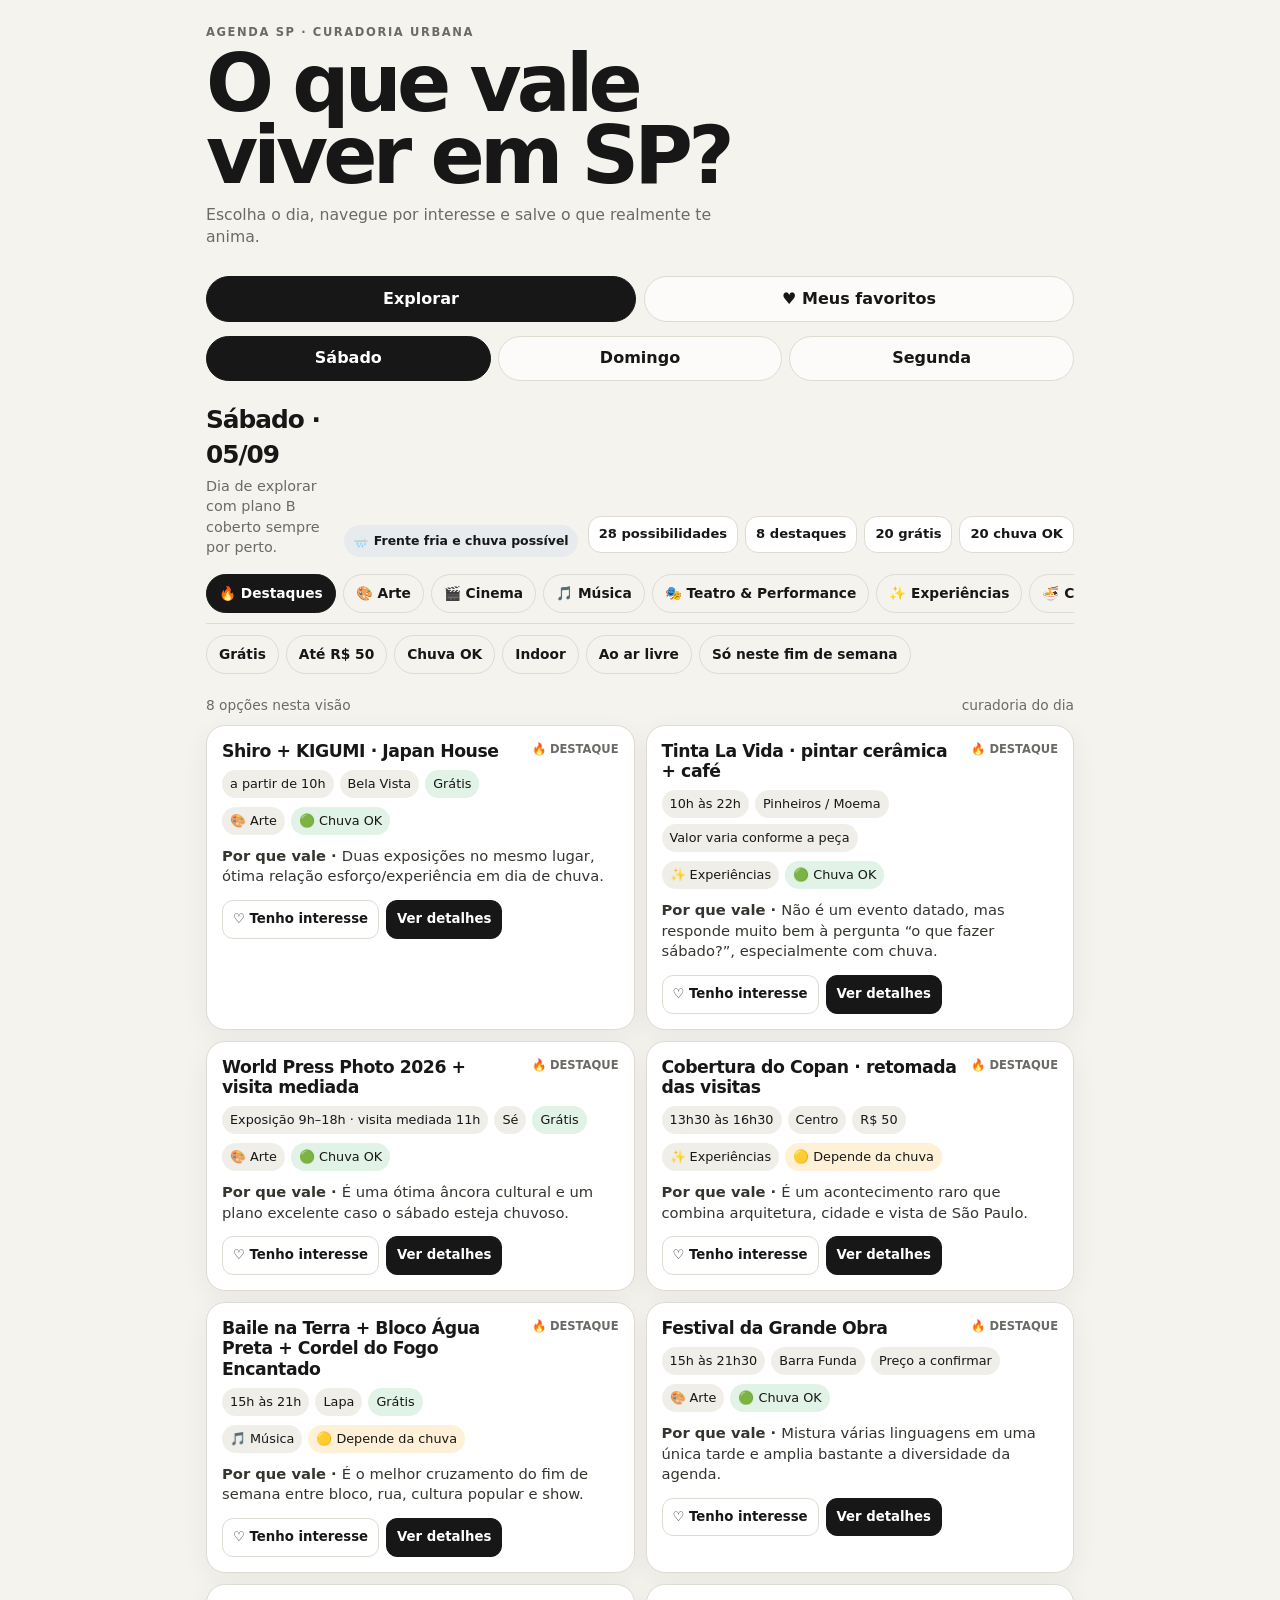
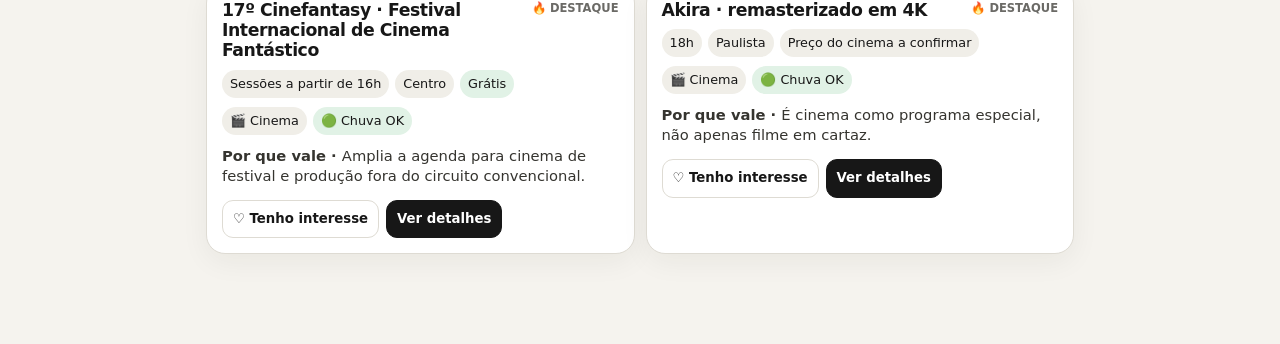
<file: index.html>
<!doctype html><html lang="pt-BR"><head><meta charset="utf-8"><meta name="viewport" content="width=device-width,initial-scale=1,viewport-fit=cover"><meta name="theme-color" content="#f5f3ee"><title>Agenda SP · 5 a 7 de setembro</title><link rel="stylesheet" href="style.css?v=20260904-4"></head><body><main class="shell"><header><div class="eyebrow">Agenda SP · curadoria urbana</div><h1>O que vale<br>viver em SP?</h1><p class="tagline">Escolha o dia, navegue por interesse e salve o que realmente te anima.</p></header><div class="mode"><button id="exploreMode" class="active">Explorar</button><button id="favMode">♥ Meus favoritos <span id="favCount"></span></button></div><section id="explore"><div class="sticky"><div class="days"><button class="daytab active" data-day="saturday">Sábado</button><button class="daytab" data-day="sunday">Domingo</button><button class="daytab" data-day="monday">Segunda</button></div></div><div id="summary"></div><div id="categories" class="rail"></div><div class="filterbar"><div id="filters" class="rail"></div></div><div class="resultline"><span id="resultText"></span><span id="activeHint"></span></div><div id="cards" class="cards"></div><button id="more" class="more hidden">Ver mais opções</button></section><section id="favorites" class="hidden"><div id="favContent"></div></section></main><script src="app.js?v=20260904-4"></script></body></html>
</file>
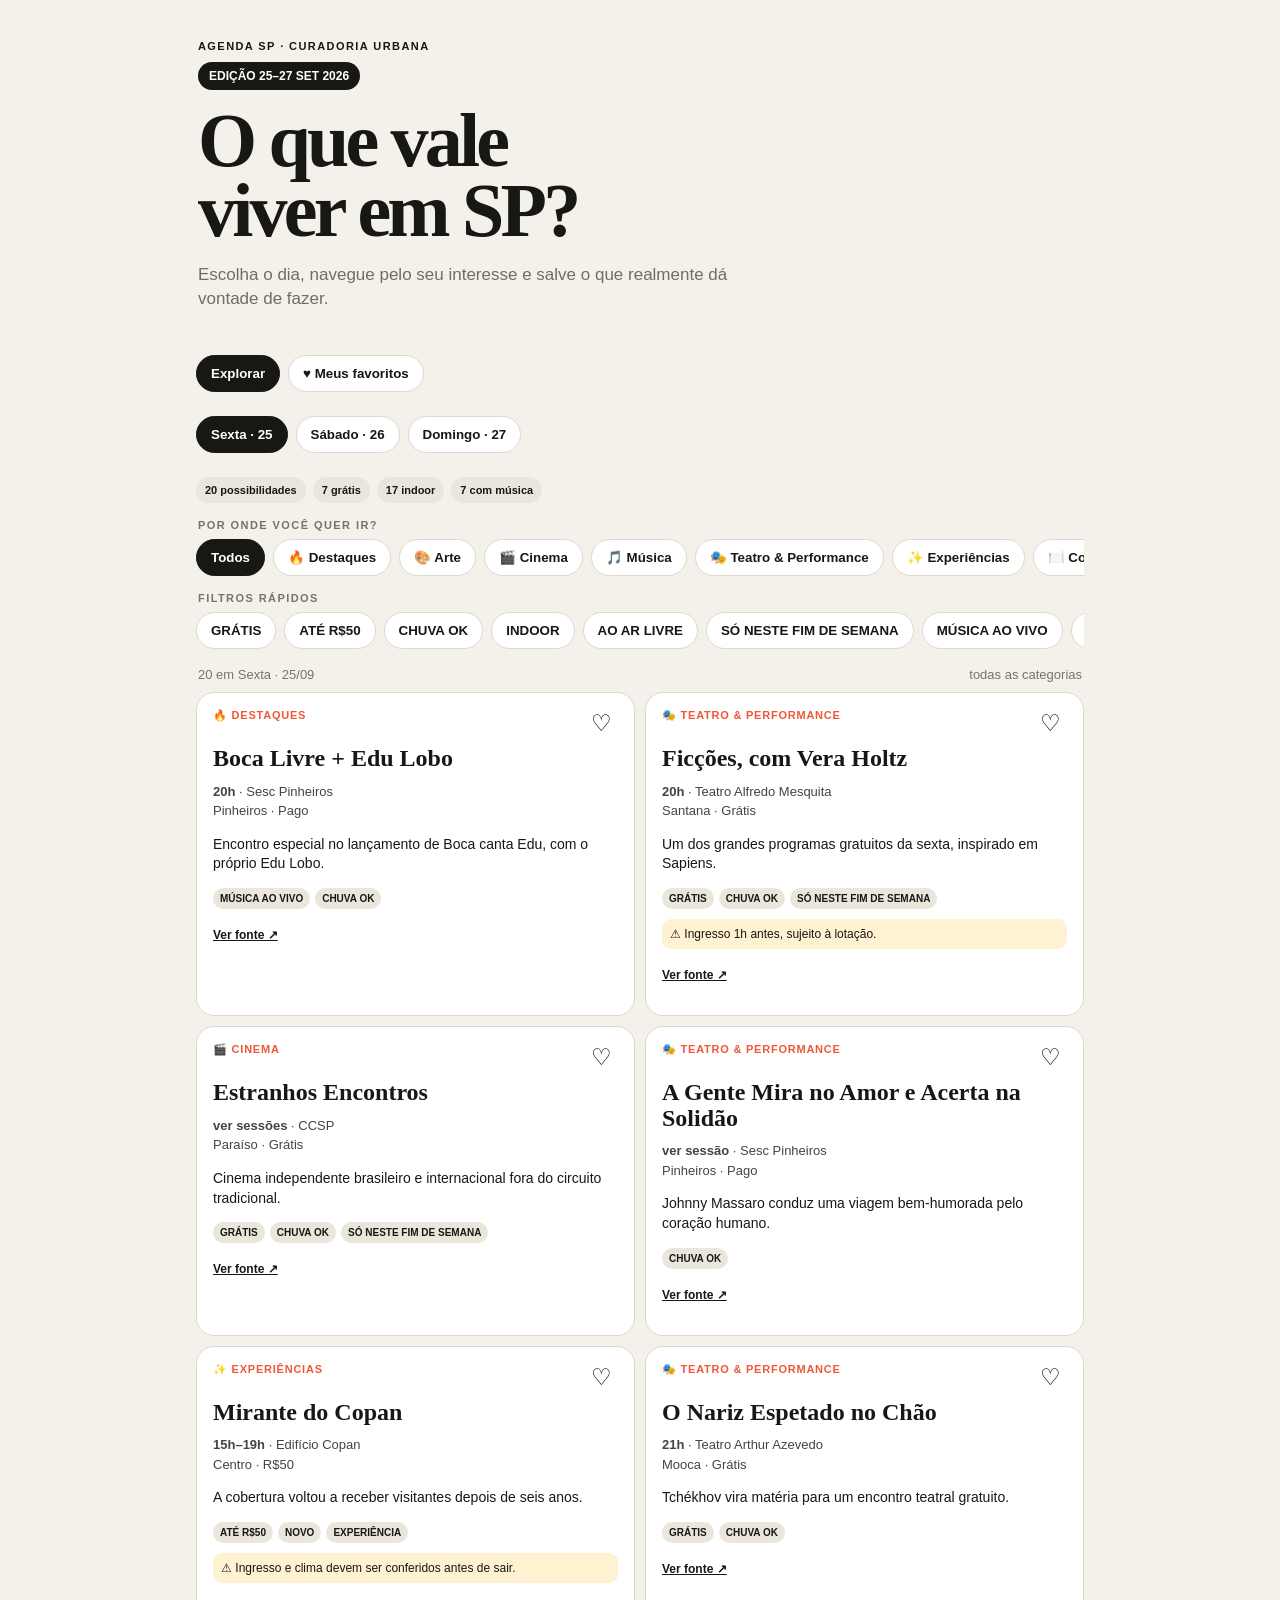
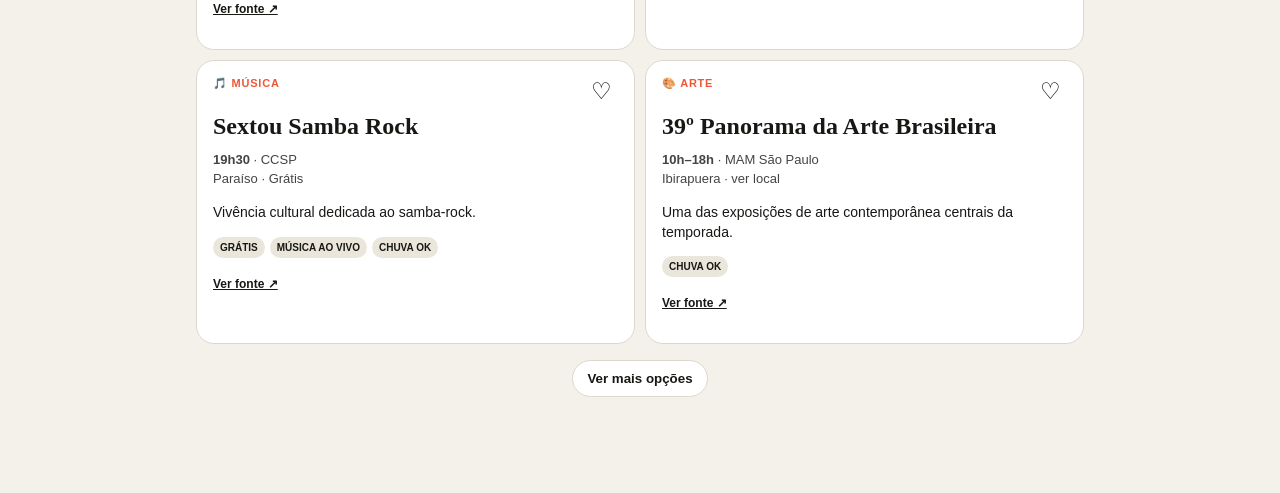
<file: 25-27-set-2026/index.html>
<!doctype html><html lang="pt-BR"><head><meta charset="utf-8"><meta name="viewport" content="width=device-width,initial-scale=1"><meta name="theme-color" content="#f4f1ea"><title>Agenda SP · 25–27 set 2026</title><style>
*{box-sizing:border-box}body{margin:0;background:#f4f1ea;color:#171714;font-family:-apple-system,BlinkMacSystemFont,"Segoe UI",sans-serif}.shell{max-width:920px;margin:auto;padding:24px 16px 80px}header{padding:16px 2px}.eyebrow,.label{font-size:11px;text-transform:uppercase;letter-spacing:.13em;font-weight:850}.edition{display:inline-block;margin-top:10px;background:#171714;color:#fff;border-radius:99px;padding:7px 11px;font-size:12px;font-weight:800}h1{font:700 clamp(44px,11vw,76px)/.92 Georgia,serif;letter-spacing:-.05em;margin:16px 0 12px}.tag{max-width:590px;color:#6f6d66;font-size:17px;line-height:1.45}.row{display:flex;gap:8px;overflow:auto;scrollbar-width:none}.mode{margin:10px 0 14px}.sticky{position:sticky;top:0;z-index:5;background:rgba(244,241,234,.95);backdrop-filter:blur(12px);padding:10px 0}.row button,.more{border:1px solid #dcd8ce;background:#fff;color:#171714;border-radius:99px;padding:10px 14px;font-weight:750;white-space:nowrap}.row button.active{background:#171714;color:#fff;border-color:#171714}.summary{display:flex;gap:7px;flex-wrap:wrap;margin:14px 0}.stat,.badge{background:#eae6dc;border-radius:99px;padding:7px 9px;font-size:11px;font-weight:800}.label{color:#77736a;margin:16px 2px 8px}.result{display:flex;justify-content:space-between;color:#77736a;font-size:13px;margin:18px 2px 10px}.cards{display:grid;grid-template-columns:1fr;gap:10px}.card{background:#fff;border:1px solid #dcd8ce;border-radius:18px;padding:16px}.top{display:flex;justify-content:space-between;gap:10px}.cat{font-size:11px;font-weight:900;text-transform:uppercase;letter-spacing:.07em;color:#ef5737}.fav{border:0;background:none;font-size:23px}.card h3{font:700 24px/1.06 Georgia,serif;margin:8px 0 10px}.meta{font-size:13px;line-height:1.5;color:#444}.why{font-size:14px;line-height:1.42}.badges{display:flex;flex-wrap:wrap;gap:5px;margin:10px 0}.badge{padding:5px 7px;font-size:10px}.alert{font-size:12px;background:#fff2d3;border-radius:9px;padding:8px;margin-top:9px}.card a{font-size:12px;font-weight:850;color:#171714}.more{display:block;margin:16px auto}.hidden{display:none!important}.favday{font:700 30px Georgia,serif;margin:28px 0 10px}.empty{padding:28px 4px;color:#77736a}@media(min-width:720px){.cards{grid-template-columns:1fr 1fr}}
</style></head><body><main class="shell"><header><div class="eyebrow">Agenda SP · curadoria urbana</div><div class="edition">EDIÇÃO 25–27 SET 2026</div><h1>O que vale<br>viver em SP?</h1><p class="tag">Escolha o dia, navegue pelo seu interesse e salve o que realmente dá vontade de fazer.</p></header><div class="row mode"><button id="exploreMode" class="active">Explorar</button><button id="favMode">♥ Meus favoritos <span id="favCount"></span></button></div><section id="explore"><div class="sticky"><div class="row days"><button data-day="fri" class="active">Sexta · 25</button><button data-day="sat">Sábado · 26</button><button data-day="sun">Domingo · 27</button></div></div><div id="summary" class="summary"></div><div class="label">Por onde você quer ir?</div><div id="cats" class="row"></div><div class="label">Filtros rápidos</div><div id="filters" class="row"></div><div class="result"><span id="result"></span><span id="hint"></span></div><div id="cards" class="cards"></div><button id="more" class="more hidden">Ver mais opções</button></section><section id="favorites" class="hidden"><div id="favContent"></div></section></main>
<script>
var events=[
{id:"f1",d:"fri",c:"highlights",t:"Boca Livre + Edu Lobo",p:"Sesc Pinheiros",h:"Pinheiros",tm:"20h",pr:"Pago",env:"indoor",w:"Encontro especial no lançamento de Boca canta Edu, com o próprio Edu Lobo.",u:"https://www.sescsp.org.br/unidades/pinheiros/",tags:["MÚSICA AO VIVO","CHUVA OK"]},
{id:"f2",d:"fri",c:"theater",t:"Ficções, com Vera Holtz",p:"Teatro Alfredo Mesquita",h:"Santana",tm:"20h",pr:"Grátis",env:"indoor",w:"Um dos grandes programas gratuitos da sexta, inspirado em Sapiens.",u:"https://prefeitura.sp.gov.br/web/cultura/w/-palcos-sp-apresenta-fic%C3%A7%C3%B5es-e-dona-lola-no-teatro-alfredo-mesquita-nesta-semana",tags:["GRÁTIS","CHUVA OK","SÓ NESTE FIM DE SEMANA"],a:"Ingresso 1h antes, sujeito à lotação."},
{id:"f3",d:"fri",c:"cinema",t:"Estranhos Encontros",p:"CCSP",h:"Paraíso",tm:"ver sessões",pr:"Grátis",env:"indoor",w:"Cinema independente brasileiro e internacional fora do circuito tradicional.",u:"https://centrocultural.sp.gov.br/centro-cultural-sao-paulo-3/?pag=2",tags:["GRÁTIS","CHUVA OK","SÓ NESTE FIM DE SEMANA"]},
{id:"f4",d:"fri",c:"theater",t:"A Gente Mira no Amor e Acerta na Solidão",p:"Sesc Pinheiros",h:"Pinheiros",tm:"ver sessão",pr:"Pago",env:"indoor",w:"Johnny Massaro conduz uma viagem bem-humorada pelo coração humano.",u:"https://www.sescsp.org.br/programacao/a-gente-mira-no-amor-e-acerta-na-solidao/",tags:["CHUVA OK"]},
{id:"f5",d:"fri",c:"experiences",t:"Mirante do Copan",p:"Edifício Copan",h:"Centro",tm:"15h–19h",pr:"R$50",env:"outdoor",w:"A cobertura voltou a receber visitantes depois de seis anos.",u:"https://guia.folha.uol.com.br/passeios/2026/09/copan-passa-a-receber-visitas-guiadas-a-cobertura-tambem-as-sextas-e-aos-domingos.shtml",tags:["ATÉ R$50","NOVO","EXPERIÊNCIA"],a:"Ingresso e clima devem ser conferidos antes de sair."},
{id:"f6",d:"fri",c:"theater",t:"O Nariz Espetado no Chão",p:"Teatro Arthur Azevedo",h:"Mooca",tm:"21h",pr:"Grátis",env:"indoor",w:"Tchékhov vira matéria para um encontro teatral gratuito.",u:"https://spmaiscultura.prefeitura.sp.gov.br/todos-eventos",tags:["GRÁTIS","CHUVA OK"]},
{id:"f7",d:"fri",c:"music",t:"Sextou Samba Rock",p:"CCSP",h:"Paraíso",tm:"19h30",pr:"Grátis",env:"indoor",w:"Vivência cultural dedicada ao samba-rock.",u:"https://spmaiscultura.prefeitura.sp.gov.br/todos-eventos",tags:["GRÁTIS","MÚSICA AO VIVO","CHUVA OK"]},
{id:"f8",d:"fri",c:"art",t:"39º Panorama da Arte Brasileira",p:"MAM São Paulo",h:"Ibirapuera",tm:"10h–18h",pr:"ver local",env:"indoor",w:"Uma das exposições de arte contemporânea centrais da temporada.",u:"https://mam.org.br/",tags:["CHUVA OK"]},
{id:"f9",d:"fri",c:"art",t:"Solange Pessoa + Ocupação Helena Ignez",p:"Itaú Cultural",h:"Paulista",tm:"ver horário",pr:"Grátis",env:"indoor",w:"Duas boas razões para transformar a Paulista em circuito de arte.",u:"https://www.itaucultural.org.br/",tags:["GRÁTIS","CHUVA OK"],a:"Confira horários do dia."},
{id:"f10",d:"fri",c:"art",t:"FILE 2026",p:"Centro Cultural Fiesp",h:"Paulista",tm:"ver horário",pr:"Grátis",env:"indoor",w:"Arte e tecnologia para quem quer uma experiência mais digital.",u:"https://www.fiesp.com.br/agenda/",tags:["GRÁTIS","IMERSIVO","CHUVA OK"]},
{id:"f11",d:"fri",c:"experiences",t:"Cirque du Soleil, Alegría",p:"Parque Villa-Lobos",h:"Alto de Pinheiros",tm:"ver sessão",pr:"Pago",env:"indoor",w:"Grande produção internacional em temporada em São Paulo.",u:"https://www.ticketmaster.com.br/",tags:["CHUVA OK","EXPERIÊNCIA"],a:"Preço e disponibilidade variam por sessão."},
{id:"f12",d:"fri",c:"theater",t:"Feliz Ano Velho, o musical",p:"Teatro das Artes",h:"Shopping Eldorado",tm:"ver sessão",pr:"Pago",env:"indoor",w:"Primeira versão musical da obra de Marcelo Rubens Paiva.",u:"https://www.baressp.com.br/agenda-de-eventos/25-09-2026",tags:["CHUVA OK"],a:"Validar sessão e ingresso no canal oficial."},
{id:"f13",d:"fri",c:"art",t:"Alcione, 50 anos de carreira",p:"Museu das Favelas",h:"Centro",tm:"ver horário",pr:"ver museu",env:"indoor",w:"Exposição celebra cinco décadas de uma voz central da música brasileira.",u:"https://www.baressp.com.br/agenda-de-eventos/25-09-2026",tags:["CHUVA OK"],a:"Validar horário no museu."},
{id:"f14",d:"fri",c:"discover",t:"Circuito Paulista cultural",p:"MASP + IMS + Itaú Cultural + Fiesp",h:"Paulista",tm:"tarde/noite",pr:"misto",env:"indoor",w:"Um roteiro flexível para combinar exposições sem depender de um único evento.",u:"https://www.itaucultural.org.br/",tags:["EXPERIÊNCIA","CHUVA OK"]},
{id:"f15",d:"fri",c:"art",t:"Mestres, Encantados e Orixás",p:"CCSP",h:"Paraíso",tm:"ver horário",pr:"Grátis",env:"indoor",w:"Tradições afro-brasileiras e indígenas ocupam o CCSP.",u:"https://centrocultural.sp.gov.br/",tags:["GRÁTIS","CHUVA OK"]},

{id:"f16",d:"fri",c:"places",t:"Bar Samba, roda de samba",p:"Bar Samba",h:"Vila Madalena",tm:"casa 19h · samba 21h",pr:"ver ingresso",env:"indoor",w:"Mesa, petisco e roda de samba no coração da Vila Madalena.",u:"https://appticket.com.br/roda-de-samba-murundu25set",tags:["MÚSICA AO VIVO","CHUVA OK"],a:"Confirme ingresso, classificação e disponibilidade antes de sair."},
{id:"f17",d:"fri",c:"places",t:"Quintal do Espeto + Diego Peso",p:"Quintal do Espeto",h:"Vila Madalena",tm:"19h",pr:"ver casa",env:"mixed",w:"Espetinhos e samba ao vivo numa opção fácil para começar a noite.",u:"https://espaces.com.br/quintal-do-espeto-vila-madalena",tags:["MÚSICA AO VIVO"],a:"Confirme couvert, reserva e classificação."},
{id:"f18",d:"fri",c:"places",t:"NaRua + João Sensação",p:"NaRua Bar",h:"São Paulo",tm:"ver programação",pr:"ver ingresso",env:"indoor",w:"Roda de samba com comida e clima de bar, mais programa completo do que show isolado.",u:"https://www.clubedoingresso.com/naruabar",tags:["MÚSICA AO VIVO","CHUVA OK"],a:"Horário, classificação e condições de entrada devem ser conferidos no ingresso."},
{id:"f19",d:"fri",c:"places",t:"The Raven Music Bar",p:"The Raven",h:"Vila Madalena",tm:"noite",pr:"ver casa",env:"indoor",w:"Casa pequena de clima vintage que combina gastronomia e música ao vivo.",u:"https://vilamadalena.sampa.br/",tags:["MÚSICA AO VIVO","CHUVA OK"],a:"Programação específica e acesso devem ser reconfirmados."},
{id:"f20",d:"fri",c:"places",t:"Samba da Última Sexta",p:"Pinheiros",h:"Pinheiros",tm:"18h",pr:"ver evento",env:"mixed",w:"Samba no começo da noite para quem quer um programa mais informal em Pinheiros.",u:"https://www.blocosderua.com/programacao/samba-da-ultima-sexta-sp-25-09-26/",tags:["MÚSICA AO VIVO","SÓ NESTE FIM DE SEMANA"],a:"Confira local exato e condições de entrada na fonte."},

{id:"s1",d:"sat",c:"highlights",t:"Festival Arquivo Aberto",p:"Arquivo Histórico Municipal",h:"Bom Retiro",tm:"durante o dia",pr:"Grátis",env:"mixed",w:"Duda Beat, Demônios da Garoa, oficinas, saraus e intervenções.",u:"https://prefeitura.sp.gov.br/web/cultura/w/prefeitura-de-s%C3%A3o-paulo-promove-festival-gratuito-no-arquivo-hist%C3%B3rico-municipal-com-shows-de-duda-beat-e-dem%C3%B4nios-da-garoa",tags:["GRÁTIS","SÓ NESTE FIM DE SEMANA","MÚSICA AO VIVO"]},
{id:"s2",d:"sat",c:"highlights",t:"Quatro aberturas na Almeida & Dale",p:"Almeida & Dale",h:"Pinheiros",tm:"11h–16h",pr:"Grátis",env:"indoor",w:"Atsushi Kaga + Tarsila, Maya Weishof, Felipe Cohen e Victor Arruda no mesmo circuito.",u:"https://almeidaedale.com.br/exposicoes/",tags:["GRÁTIS","NOVO","SÓ NESTE FIM DE SEMANA","CHUVA OK"]},
{id:"s3",d:"sat",c:"food",t:"Festival Cultura de Boteco",p:"Museu da Imigração",h:"Mooca",tm:"12h–18h",pr:"Grátis",env:"mixed",w:"Cultura popular, gastronomia e música ao vivo no jardim do museu.",u:"https://www.museudaimigracao.org.br/eventos/presencial/festival-cultura-de-boteco-vinhos-de-lisboa-2026",tags:["GRÁTIS","MÚSICA AO VIVO","SÓ NESTE FIM DE SEMANA"]},
{id:"s4",d:"sat",c:"experiences",t:"Festival Asiático",p:"Memorial da América Latina",h:"Barra Funda",tm:"11h–21h",pr:"Grátis",env:"mixed",w:"Gastronomia, cultura coreana e japonesa, K-pop, J-rock, taiko e cosplay.",u:"https://www.baressp.com.br/agenda-de-eventos/26-09-2026",tags:["GRÁTIS","SÓ NESTE FIM DE SEMANA","EXPERIÊNCIA"],a:"Confira programação oficial antes de sair."},
{id:"s5",d:"sat",c:"music",t:"Viva Donato",p:"Sesc Vila Mariana",h:"Vila Mariana",tm:"20h",pr:"R$70",env:"indoor",w:"Marcos Valle, Mônica Salmaso, Joyce Moreno, Paula Morelenbaum e Donatinho celebram João Donato.",u:"https://vilamariana.sampa.br/evento/donatinho-e-paula-morelembaum-part-joyce-moreno-marcos-valle-e-monica-salmaso-2026-09-26",tags:["MÚSICA AO VIVO","CHUVA OK"],a:"Ingressos online aparecem esgotados; consulte bilheteria."},
{id:"s6",d:"sat",c:"music",t:"Boca Livre + Edu Lobo",p:"Sesc Pinheiros",h:"Pinheiros",tm:"ver sessão",pr:"Pago",env:"indoor",w:"Segundo dia do encontro especial entre Boca Livre e Edu Lobo.",u:"https://www.sescsp.org.br/unidades/pinheiros/",tags:["MÚSICA AO VIVO","CHUVA OK"]},
{id:"s7",d:"sat",c:"theater",t:"Ficções, com Vera Holtz",p:"Teatro Alfredo Mesquita",h:"Santana",tm:"20h",pr:"Grátis",env:"indoor",w:"Vera Holtz em espetáculo gratuito inspirado em Sapiens.",u:"https://prefeitura.sp.gov.br/web/cultura/w/-palcos-sp-apresenta-fic%C3%A7%C3%B5es-e-dona-lola-no-teatro-alfredo-mesquita-nesta-semana",tags:["GRÁTIS","CHUVA OK","SÓ NESTE FIM DE SEMANA"],a:"Retirada 1h antes, sujeito à lotação."},
{id:"s8",d:"sat",c:"theater",t:"Cardíaco Cardinal",p:"CCSP",h:"Paraíso",tm:"17h30 e 19h30",pr:"Grátis",env:"indoor",w:"Teatro, música e poesia atravessando desejos, arte e corpos dissidentes.",u:"https://centrocultural.sp.gov.br/agenda/?acp_cat=teatro",tags:["GRÁTIS","CHUVA OK"]},
{id:"s9",d:"sat",c:"cinema",t:"Estranhos Encontros",p:"CCSP",h:"Paraíso",tm:"ver sessões",pr:"Grátis",env:"indoor",w:"Festival internacional de cinema independente.",u:"https://centrocultural.sp.gov.br/centro-cultural-sao-paulo-3/?pag=2",tags:["GRÁTIS","CHUVA OK","SÓ NESTE FIM DE SEMANA"]},
{id:"s10",d:"sat",c:"music",t:"Piano na Praça, Camila Lordy",p:"CCSP",h:"Paraíso",tm:"18h",pr:"Grátis",env:"indoor",w:"Um passeio musical por referências de Índia, Grécia, Turquia, Gana e Brasil.",u:"https://centrocultural.sp.gov.br/",tags:["GRÁTIS","MÚSICA AO VIVO","CHUVA OK"]},
{id:"s11",d:"sat",c:"experiences",t:"Mirante do Copan",p:"Edifício Copan",h:"Centro",tm:"9h–16h30",pr:"R$50",env:"outdoor",w:"Vista histórica de São Paulo numa visita que voltou depois de seis anos.",u:"https://guia.folha.uol.com.br/passeios/2026/09/copan-passa-a-receber-visitas-guiadas-a-cobertura-tambem-as-sextas-e-aos-domingos.shtml",tags:["ATÉ R$50","NOVO","EXPERIÊNCIA"],a:"Sujeito a ingresso e clima."},
{id:"s12",d:"sat",c:"music",t:"Festa da Primavera",p:"Bar da João",h:"Pinheiros",tm:"14h–0h",pr:"não confirmado",env:"mixed",w:"Rafael Juruna na sequência de som + atração surpresa, indicação recebida para o fim de semana.",u:"",tags:["MÚSICA AO VIVO","SÓ NESTE FIM DE SEMANA"],a:"Preço, classificação e condições de acesso não foram confirmados publicamente."},
{id:"s13",d:"sat",c:"music",t:"Samba Levado",p:"Ombra",h:"Pinheiros",tm:"18h",pr:"não confirmado",env:"mixed",w:"Samba ao vivo em endereço pequeno da Rua Lisboa.",u:"",tags:["MÚSICA AO VIVO","SÓ NESTE FIM DE SEMANA"],a:"Preço, couvert e classificação não confirmados publicamente."},
{id:"s14",d:"sat",c:"art",t:"Two Big Footers, Atsushi Kaga + Tarsila",p:"Almeida & Dale",h:"Pinheiros",tm:"11h–16h",pr:"Grátis",env:"indoor",w:"Kaga relê imagens emblemáticas de Tarsila, inclusive o Abaporu.",u:"https://almeidaedale.com.br/exposicoes/",tags:["GRÁTIS","NOVO","CHUVA OK"]},
{id:"s15",d:"sat",c:"art",t:"Quarto de Máscaras, Maya Weishof",p:"Almeida & Dale",h:"Pinheiros",tm:"11h–16h",pr:"Grátis",env:"indoor",w:"Abertura de nova individual de Maya Weishof.",u:"https://almeidaedale.com.br/exposicoes/",tags:["GRÁTIS","NOVO","CHUVA OK"]},
{id:"s16",d:"sat",c:"art",t:"Victor Arruda + Felipe Cohen",p:"Almeida & Dale",h:"Pinheiros",tm:"11h–16h",pr:"Grátis",env:"indoor",w:"Duas outras aberturas completam o circuito da Fradique.",u:"https://almeidaedale.com.br/exposicoes/",tags:["GRÁTIS","NOVO","CHUVA OK"]},
{id:"s17",d:"sat",c:"theater",t:"A Gente Mira no Amor e Acerta na Solidão",p:"Sesc Pinheiros",h:"Pinheiros",tm:"ver sessão",pr:"Pago",env:"indoor",w:"Johnny Massaro em monólogo inspirado em Ana Suy.",u:"https://www.sescsp.org.br/programacao/a-gente-mira-no-amor-e-acerta-na-solidao/",tags:["CHUVA OK"]},
{id:"s18",d:"sat",c:"music",t:"Teresa Cristina, Tudo Que Eu Tenho",p:"Casa Natura Musical",h:"Pinheiros",tm:"21h",pr:"Pago",env:"indoor",w:"Lançamento do primeiro álbum totalmente autoral de Teresa Cristina.",u:"https://casanaturamusical.com.br/",tags:["MÚSICA AO VIVO","CHUVA OK"],a:"Confira classificação etária e acesso no canal oficial."},
{id:"s19",d:"sat",c:"music",t:"Balaclava Fest, dia 1",p:"Tokio Marine Hall",h:"Santo Amaro",tm:"15h–23h",pr:"Pago",env:"indoor",w:"Blonde Redhead, Dry Cleaning, Pedro The Lion, bar italia, Wishy e mais.",u:"https://www.balaclavarecords.com/",tags:["MÚSICA AO VIVO","SÓ NESTE FIM DE SEMANA","CHUVA OK"],a:"Confira ingressos e regras de acesso."},
{id:"s20",d:"sat",c:"music",t:"Ben Howard",p:"Audio",h:"Barra Funda",tm:"21h",pr:"Pago",env:"indoor",w:"Show internacional para quem quer uma noite mais contemplativa.",u:"https://www.ticketmaster.com.br/",tags:["MÚSICA AO VIVO","CHUVA OK"],a:"Confira regras de acesso."},
{id:"s21",d:"sat",c:"food",t:"Festa de San Gennaro",p:"Ruas da Mooca",h:"Mooca",tm:"17h–23h",pr:"Rua grátis",env:"outdoor",w:"Tradição italiana, comida e música nas ruas da Mooca.",u:"https://paroquiasangennaro.com.br/",tags:["GRÁTIS","AO AR LIVRE","MÚSICA AO VIVO"],a:"Parte interna/cantina pode ser paga."},
{id:"s22",d:"sat",c:"art",t:"39º Panorama da Arte Brasileira",p:"MAM São Paulo",h:"Ibirapuera",tm:"10h–18h",pr:"ver local",env:"indoor",w:"Grande panorama de arte contemporânea brasileira.",u:"https://mam.org.br/",tags:["CHUVA OK"]},
{id:"s23",d:"sat",c:"art",t:"Sob os Passos de San Gennaro",p:"Museu da Imigração",h:"Mooca",tm:"9h–18h",pr:"ver museu",env:"indoor",w:"Fotografia que conversa diretamente com a tradição italiana da Mooca.",u:"https://www.museudaimigracao.com.br/public/eventos",tags:["CHUVA OK"]},
{id:"s24",d:"sat",c:"discover",t:"Diálogos MigraMundo",p:"Museu da Imigração",h:"Mooca",tm:"15h",pr:"ver museu",env:"indoor",w:"Conversa da Primavera dos Museus sobre quem são as pessoas que migram hoje.",u:"https://www.museudaimigracao.com.br/public/eventos",tags:["CHUVA OK","SÓ NESTE FIM DE SEMANA"]},
{id:"s25",d:"sat",c:"discover",t:"Circuito Mooca",p:"Museu da Imigração + San Gennaro",h:"Mooca",tm:"tarde/noite",pr:"misto",env:"mixed",w:"Museu e festival à tarde, San Gennaro no começo da noite.",u:"https://www.museudaimigracao.com.br/public/eventos",tags:["EXPERIÊNCIA","SÓ NESTE FIM DE SEMANA"]},
{id:"s26",d:"sat",c:"discover",t:"Circuito Pinheiros de arte",p:"Almeida & Dale + Sesc Pinheiros",h:"Pinheiros",tm:"11h em diante",pr:"misto",env:"mixed",w:"Quatro aberturas na Fradique e programação cultural a poucos minutos dali.",u:"https://almeidaedale.com.br/",tags:["GRÁTIS","NOVO","EXPERIÊNCIA"]},
{id:"s27",d:"sat",c:"experiences",t:"Circo Marambio",p:"Próximo ao Largo da Batata",h:"Pinheiros",tm:"15h, 17h30, 20h",pr:"R$22+",env:"indoor",w:"Circo em plena Pinheiros, fácil de encaixar com outros programas do bairro.",u:"https://circomarambio.com.br/",tags:["ATÉ R$50","EXPERIÊNCIA","CHUVA OK"],a:"Valores variam por setor."},
{id:"s28",d:"sat",c:"art",t:"Mestres, Encantados e Orixás",p:"CCSP",h:"Paraíso",tm:"ver programação",pr:"Grátis",env:"indoor",w:"Exposição e atividades ligadas a tradições afro-brasileiras e indígenas.",u:"https://centrocultural.sp.gov.br/",tags:["GRÁTIS","CHUVA OK"]},
{id:"s29",d:"sat",c:"music",t:"Guinga, Cheio de Dedos: 30 anos",p:"Sesc 24 de Maio",h:"Centro",tm:"ver sessão",pr:"Pago",env:"indoor",w:"Guinga revisita um álbum central de sua obra com convidados.",u:"https://sesc-sp.simbora.net/eventos/2583/guinga",tags:["MÚSICA AO VIVO","CHUVA OK"]},
{id:"s30",d:"sat",c:"discover",t:"Sarau O Quinto Elemento",p:"Programação municipal",h:"São Paulo",tm:"17h",pr:"Grátis",env:"mixed",w:"Sarau coletivo que integra hip-hop, dança e música.",u:"https://spmaiscultura.prefeitura.sp.gov.br/todos-eventos?coordination=NCC",tags:["GRÁTIS","MÚSICA AO VIVO"]},

{id:"s31",d:"sat",c:"places",t:"Ombra + Samba Levado",p:"Ombra",h:"Pinheiros",tm:"18h",pr:"não confirmado",env:"mixed",w:"Pizza, restaurante e samba ao vivo, exatamente a combinação de comer, beber e ouvir.",u:"",tags:["MÚSICA AO VIVO","SÓ NESTE FIM DE SEMANA"],a:"Programação veio do material enviado pelo usuário. Preço, couvert e classificação não foram confirmados publicamente."},
{id:"s32",d:"sat",c:"places",t:"Festa da Primavera",p:"Bar da João",h:"Pinheiros",tm:"14h–0h",pr:"não confirmado",env:"mixed",w:"Uma tarde longa de convivência e música com Rafael Juruna + atração surpresa.",u:"",tags:["MÚSICA AO VIVO","SÓ NESTE FIM DE SEMANA"],a:"Preço, gastronomia, classificação e condições de acesso seguem sem confirmação pública."},
{id:"s33",d:"sat",c:"places",t:"Quintal do Espeto, Origem do Samba + Yuri Bispo",p:"Quintal do Espeto",h:"Vila Madalena",tm:"16h e 20h",pr:"ver casa",env:"mixed",w:"Duas janelas de música no mesmo lugar, com comida e mesa para transformar a tarde em noite.",u:"https://espaces.com.br/quintal-do-espeto-vila-madalena",tags:["MÚSICA AO VIVO"],a:"Confirme couvert, reserva e classificação."},
{id:"s34",d:"sat",c:"places",t:"NaRua + Toninho Geraes",p:"NaRua Bar",h:"São Paulo",tm:"ver programação",pr:"ver ingresso",env:"indoor",w:"Samba de compositor fundamental, com a experiência de bar e gastronomia ao redor.",u:"https://www.clubedoingresso.com/naruabar",tags:["MÚSICA AO VIVO","CHUVA OK"],a:"Confirme horário, classificação e disponibilidade."},
{id:"s35",d:"sat",c:"places",t:"AYÊ, samba + gastronomia",p:"AYÊ",h:"Pinheiros",tm:"ver programação",pr:"ver casa",env:"mixed",w:"Endereço renovado em setembro com proposta declarada de juntar samba, gastronomia e brasilidade.",u:"https://revistaemporio.com.br/aye-bar-amstel-criam-nova-experiencia/",tags:["NOVO","MÚSICA AO VIVO"],a:"A programação específica de sábado precisa ser confirmada antes de sair."},

{id:"d1",d:"sun",c:"highlights",t:"Festival Cultura de Boteco",p:"Museu da Imigração",h:"Mooca",tm:"12h–18h",pr:"Grátis",env:"mixed",w:"Segundo dia do encontro de cultura popular, comida e música ao vivo.",u:"https://www.museudaimigracao.org.br/eventos/presencial/festival-cultura-de-boteco-vinhos-de-lisboa-2026",tags:["GRÁTIS","MÚSICA AO VIVO","SÓ NESTE FIM DE SEMANA"]},
{id:"d2",d:"sun",c:"theater",t:"Dona Lola, com Marcelo Médici",p:"Teatro Alfredo Mesquita",h:"Santana",tm:"16h e 19h",pr:"Grátis",env:"indoor",w:"Comédia gratuita sobre uma dona de casa que vira fenômeno nas redes.",u:"https://prefeitura.sp.gov.br/web/cultura/w/-palcos-sp-apresenta-fic%C3%A7%C3%B5es-e-dona-lola-no-teatro-alfredo-mesquita-nesta-semana",tags:["GRÁTIS","CHUVA OK","SÓ NESTE FIM DE SEMANA"],a:"Retirada 1h antes, sujeito à lotação."},
{id:"d3",d:"sun",c:"music",t:"Jonathan Ferr + quarteto + Áurea Martins",p:"Sesc Bom Retiro",h:"Bom Retiro",tm:"18h",pr:"R$50",env:"indoor",w:"Jazz, neo-soul, hip hop e afrofuturismo em formação especial.",u:"https://bomretiro.sampa.br/evento/jonathan-ferr-2026-09-27",tags:["ATÉ R$50","MÚSICA AO VIVO","CHUVA OK"]},
{id:"d4",d:"sun",c:"music",t:"Viva Donato",p:"Sesc Vila Mariana",h:"Vila Mariana",tm:"18h",pr:"ver ingresso",env:"indoor",w:"Outra chance de ver a celebração de João Donato com grandes nomes da música brasileira.",u:"https://www.sescsp.org.br/editorial/agenda-selo-sesc/",tags:["MÚSICA AO VIVO","CHUVA OK"]},
{id:"d5",d:"sun",c:"experiences",t:"Mirante do Copan",p:"Edifício Copan",h:"Centro",tm:"11h30–16h30",pr:"R$50",env:"outdoor",w:"Domingo ganhou visitação ao mirante nesta nova fase do Copan.",u:"https://guia.folha.uol.com.br/passeios/2026/09/copan-passa-a-receber-visitas-guiadas-a-cobertura-tambem-as-sextas-e-aos-domingos.shtml",tags:["ATÉ R$50","NOVO","EXPERIÊNCIA"],a:"Sujeito a ingresso e clima."},
{id:"d6",d:"sun",c:"cinema",t:"Estranhos Encontros, encerramento",p:"CCSP",h:"Paraíso",tm:"ver sessões",pr:"Grátis",env:"indoor",w:"Último dia do festival internacional de cinema independente.",u:"https://centrocultural.sp.gov.br/centro-cultural-sao-paulo-3/?pag=2",tags:["GRÁTIS","CHUVA OK","SÓ NESTE FIM DE SEMANA"]},
{id:"d7",d:"sun",c:"theater",t:"Cardíaco Cardinal",p:"CCSP",h:"Paraíso",tm:"18h30",pr:"Grátis",env:"indoor",w:"Última sessão do fim de semana do poema cênico.",u:"https://centrocultural.sp.gov.br/agenda/?acp_cat=teatro",tags:["GRÁTIS","CHUVA OK"]},
{id:"d8",d:"sun",c:"music",t:"Gabriela Capassi, AFETO",p:"CCSP",h:"Paraíso",tm:"11h",pr:"Grátis",env:"indoor",w:"Show gratuito ligado ao EP AFETO.",u:"https://centrocultural.sp.gov.br/",tags:["GRÁTIS","MÚSICA AO VIVO","CHUVA OK"]},
{id:"d9",d:"sun",c:"discover",t:"Bambino a Roma, Chico Buarque",p:"CCSP",h:"Paraíso",tm:"18h",pr:"Grátis",env:"indoor",w:"Leitura comentada e conversa sobre memória, infância e narrativa.",u:"https://centrocultural.sp.gov.br/",tags:["GRÁTIS","CHUVA OK"]},
{id:"d10",d:"sun",c:"music",t:"Balaclava Fest, dia 2",p:"Tokio Marine Hall",h:"Santo Amaro",tm:"15h–23h",pr:"Pago",env:"indoor",w:"DIIV, Beach Fossils, Wednesday, Sudan Archives, Winona Riders e mais.",u:"https://www.balaclavarecords.com/",tags:["MÚSICA AO VIVO","SÓ NESTE FIM DE SEMANA","CHUVA OK"],a:"Confira ingressos e regras de acesso."},
{id:"d11",d:"sun",c:"music",t:"Gabriel Elias, Turnê Acústica",p:"Casa Natura Musical",h:"Pinheiros",tm:"19h",pr:"R$90+",env:"indoor",w:"Show acústico no encerramento do fim de semana.",u:"https://casanaturamusical.com.br/",tags:["MÚSICA AO VIVO","CHUVA OK"],a:"Confira classificação etária e acesso."},
{id:"d12",d:"sun",c:"food",t:"Festa de San Gennaro",p:"Ruas da Mooca",h:"Mooca",tm:"17h–22h",pr:"Rua grátis",env:"outdoor",w:"Tradição italiana, comida e música nas ruas da Mooca.",u:"https://paroquiasangennaro.com.br/",tags:["GRÁTIS","AO AR LIVRE","MÚSICA AO VIVO"]},
{id:"d13",d:"sun",c:"outdoor",t:"Paulista aberta",p:"Avenida Paulista",h:"Paulista",tm:"durante o dia",pr:"Grátis",env:"outdoor",w:"O clássico domingo paulistano vira base para combinar museus, rua e comida.",u:"https://www.prefeitura.sp.gov.br/",tags:["GRÁTIS","AO AR LIVRE"],a:"Funcionamento sujeito às regras municipais do dia."},
{id:"d14",d:"sun",c:"food",t:"Feirinha da Liberdade",p:"Praça da Liberdade",h:"Liberdade",tm:"durante o dia",pr:"Grátis",env:"outdoor",w:"Comida, artesanato e um passeio de bairro fácil de combinar com o CCSP.",u:"https://www.prefeitura.sp.gov.br/",tags:["GRÁTIS","AO AR LIVRE"]},
{id:"d15",d:"sun",c:"food",t:"Feira da Kantuta",p:"Praça Kantuta",h:"Canindé",tm:"durante o dia",pr:"Grátis",env:"outdoor",w:"Cultura e gastronomia latino-americana num dos passeios mais característicos da cidade.",u:"https://www.prefeitura.sp.gov.br/",tags:["GRÁTIS","AO AR LIVRE","EXPERIÊNCIA"],a:"Confira funcionamento do domingo."},
{id:"d16",d:"sun",c:"art",t:"39º Panorama da Arte Brasileira",p:"MAM São Paulo",h:"Ibirapuera",tm:"10h–18h",pr:"ver local",env:"indoor",w:"Arte contemporânea como âncora para um domingo no Ibirapuera.",u:"https://mam.org.br/",tags:["CHUVA OK"]},
{id:"d17",d:"sun",c:"art",t:"Histórias Latino-Americanas",p:"MASP",h:"Paulista",tm:"ver horário",pr:"ver museu",env:"indoor",w:"Boa escolha para transformar a Paulista em programa cultural.",u:"https://masp.org.br/",tags:["CHUVA OK"],a:"Confira exposição e ingresso."},
{id:"d18",d:"sun",c:"art",t:"Pinacoteca, circuito de exposições",p:"Pinacoteca",h:"Luz",tm:"ver horário",pr:"ver museu",env:"indoor",w:"Um domingo de arte com várias mostras no mesmo complexo.",u:"https://pinacoteca.org.br/",tags:["CHUVA OK"]},
{id:"d19",d:"sun",c:"art",t:"Sheila Hicks + Tatiana Blass",p:"Instituto Tomie Ohtake",h:"Pinheiros",tm:"ver horário",pr:"ver local",env:"indoor",w:"Duas exposições fortes num único endereço em Pinheiros.",u:"https://www.institutotomieohtake.org.br/",tags:["CHUVA OK"]},
{id:"d20",d:"sun",c:"discover",t:"Museu da Língua Portuguesa",p:"Estação da Luz",h:"Luz",tm:"ver horário",pr:"ver museu",env:"indoor",w:"Programa sólido para combinar com Pinacoteca e centro histórico.",u:"https://www.museudalinguaportuguesa.org.br/",tags:["CHUVA OK"]},
{id:"d21",d:"sun",c:"discover",t:"Museu das Favelas",p:"Centro",h:"Centro",tm:"ver horário",pr:"ver museu",env:"indoor",w:"Boa camada de cidade, território e cultura brasileira.",u:"https://www.museudasfavelas.org.br/",tags:["CHUVA OK"]},
{id:"d22",d:"sun",c:"theater",t:"A Gente Mira no Amor e Acerta na Solidão",p:"Sesc Pinheiros",h:"Pinheiros",tm:"ver sessão",pr:"Pago",env:"indoor",w:"Johnny Massaro em monólogo inspirado em Ana Suy.",u:"https://www.sescsp.org.br/programacao/a-gente-mira-no-amor-e-acerta-na-solidao/",tags:["CHUVA OK"]},
{id:"d23",d:"sun",c:"experiences",t:"Circo Marambio",p:"Próximo ao Largo da Batata",h:"Pinheiros",tm:"15h",pr:"R$22+",env:"indoor",w:"Uma alternativa de experiência em Pinheiros para a tarde.",u:"https://circomarambio.com.br/",tags:["ATÉ R$50","EXPERIÊNCIA","CHUVA OK"]},
{id:"d24",d:"sun",c:"discover",t:"Circuito Luz",p:"Pinacoteca + Museu da Língua Portuguesa",h:"Luz",tm:"tarde",pr:"misto",env:"mixed",w:"Dois grandes equipamentos culturais a poucos passos um do outro.",u:"https://pinacoteca.org.br/",tags:["EXPERIÊNCIA","CHUVA OK"]},
{id:"d25",d:"sun",c:"discover",t:"Circuito Centro + Copan",p:"Copan + entorno central",h:"Centro",tm:"11h30 em diante",pr:"misto",env:"mixed",w:"Mirante, arquitetura e centro numa combinação que funciona como passeio completo.",u:"https://guia.folha.uol.com.br/passeios/2026/09/copan-passa-a-receber-visitas-guiadas-a-cobertura-tambem-as-sextas-e-aos-domingos.shtml",tags:["ATÉ R$50","EXPERIÊNCIA"]},
{id:"d26",d:"sun",c:"places",t:"Quintal do Espeto, Anderson Moraes + Trio JM",p:"Quintal do Espeto",h:"Vila Madalena",tm:"14h e 18h",pr:"ver casa",env:"mixed",w:"Domingo que começa com samba à tarde e segue com outra atração no começo da noite.",u:"https://espaces.com.br/quintal-do-espeto-vila-madalena",tags:["MÚSICA AO VIVO"],a:"Confirme couvert, reserva e classificação."},
{id:"d27",d:"sun",c:"places",t:"Bar Samba, Celestino canta TimJavan",p:"Bar Samba",h:"Vila Madalena",tm:"ver programação",pr:"ver ingresso",env:"indoor",w:"Repertório de Tim Maia e Djavan em formato de bar com música ao vivo.",u:"https://www.clubedoingresso.com/todoseventos",tags:["MÚSICA AO VIVO","CHUVA OK"],a:"Confirme horário, classificação e disponibilidade."},
{id:"d28",d:"sun",c:"places",t:"NaRua, Pagode Classe A",p:"NaRua Bar",h:"São Paulo",tm:"ver programação",pr:"ver ingresso",env:"indoor",w:"Pagode de domingo para sentar, comer e deixar a tarde avançar com música.",u:"https://www.clubedoingresso.com/naruabar",tags:["MÚSICA AO VIVO","CHUVA OK"],a:"Confirme horário e condições de entrada."},
{id:"d29",d:"sun",c:"places",t:"AYÊ, domingo de samba e gastronomia",p:"AYÊ",h:"Pinheiros",tm:"ver programação",pr:"ver casa",env:"mixed",w:"Uma candidata forte para domingo pela proposta de integrar cozinha, samba e encontro.",u:"https://revistaemporio.com.br/aye-bar-amstel-criam-nova-experiencia/",tags:["NOVO","MÚSICA AO VIVO"],a:"A atração específica de domingo precisa ser confirmada antes de sair."}

];
var cats=[["all","Todos"],["highlights","🔥 Destaques"],["art","🎨 Arte"],["cinema","🎬 Cinema"],["music","🎵 Música"],["theater","🎭 Teatro & Performance"],["experiences","✨ Experiências"],["food","🍜 Comer"],["places","🍽️ Comer, beber & ouvir"],["discover","🏙️ Descobrir SP"],["outdoor","🌳 Ao ar livre"]];
var filterList=["GRÁTIS","ATÉ R$50","CHUVA OK","INDOOR","AO AR LIVRE","SÓ NESTE FIM DE SEMANA","MÚSICA AO VIVO","NOVO"];
var labels={fri:"Sexta · 25/09",sat:"Sábado · 26/09",sun:"Domingo · 27/09"},day="fri",cat="all",filters=[],limit=8;
var favs=JSON.parse(localStorage.getItem("agendaSpFavs_20260925")||"[]");
function q(s){return document.querySelector(s)}function qa(s){return Array.prototype.slice.call(document.querySelectorAll(s))}
function has(id){return favs.indexOf(id)>=0}function save(){localStorage.setItem("agendaSpFavs_20260925",JSON.stringify(favs));q("#favCount").textContent=favs.length?"("+favs.length+")":""}
function nav(){var dayEvents=events.filter(function(e){return e.d===day});q("#cats").innerHTML=cats.filter(function(x){return x[0]==="all"||x[0]==="highlights"||dayEvents.some(function(e){return e.c===x[0]})}).map(function(x){return '<button data-cat="'+x[0]+'" class="'+(cat===x[0]?"active":"")+'">'+x[1]+'</button>'}).join("");q("#filters").innerHTML=filterList.map(function(x){return '<button data-filter="'+x+'" class="'+(filters.indexOf(x)>=0?"active":"")+'">'+x+'</button>'}).join("")}
function pool(){return events.filter(function(e){if(e.d!==day)return false;if(cat!=="all"&&e.c!==cat)return false;return filters.every(function(f){if(f==="INDOOR")return e.env==="indoor";if(f==="AO AR LIVRE")return e.env==="outdoor";return e.tags.indexOf(f)>=0})})}
function cname(c){var x=cats.filter(function(z){return z[0]===c})[0];return x?x[1]:c}
function card(e){return '<article class="card"><div class="top"><span class="cat">'+cname(e.c)+'</span><button class="fav" data-fav="'+e.id+'">'+(has(e.id)?"♥":"♡")+'</button></div><h3>'+e.t+'</h3><div class="meta"><b>'+e.tm+'</b> · '+e.p+'<br>'+e.h+' · '+e.pr+'</div><p class="why">'+e.w+'</p><div class="badges">'+e.tags.map(function(t){return '<span class="badge">'+t+'</span>'}).join("")+'</div>'+(e.a?'<div class="alert">⚠ '+e.a+'</div>':"")+(e.u?'<p><a href="'+e.u+'" target="_blank" rel="noopener">Ver fonte ↗</a></p>':"")+'</article>'}
function render(){nav();qa("[data-day]").forEach(function(b){b.classList.toggle("active",b.dataset.day===day)});var all=events.filter(function(e){return e.d===day}),p=pool();q("#summary").innerHTML='<span class="stat">'+all.length+' possibilidades</span><span class="stat">'+all.filter(function(e){return e.tags.indexOf("GRÁTIS")>=0}).length+' grátis</span><span class="stat">'+all.filter(function(e){return e.env==="indoor"}).length+' indoor</span><span class="stat">'+all.filter(function(e){return e.tags.indexOf("MÚSICA AO VIVO")>=0}).length+' com música</span>';q("#result").textContent=p.length+" em "+labels[day];q("#hint").textContent=cat==="all"?"todas as categorias":cname(cat);q("#cards").innerHTML=p.slice(0,limit).map(card).join("")||'<div class="empty">Nenhuma opção com essa combinação. Tire um filtro e tente de novo.</div>';q("#more").classList.toggle("hidden",p.length<=limit);save()}
function renderFavs(){var chosen=events.filter(function(e){return has(e.id)});q("#favContent").innerHTML=chosen.length?["fri","sat","sun"].map(function(d){var a=chosen.filter(function(e){return e.d===d});return a.length?'<h2 class="favday">'+labels[d]+'</h2><div class="cards">'+a.map(card).join("")+'</div>':""}).join(""):'<div class="empty">Você ainda não salvou nada. Volte para Explorar e toque no coração.</div>'}
document.addEventListener("click",function(ev){var b=ev.target.closest("button");if(!b)return;if(b.dataset.day){day=b.dataset.day;cat="all";filters=[];limit=8;render()}if(b.dataset.cat){cat=b.dataset.cat;limit=8;render()}if(b.dataset.filter){var i=filters.indexOf(b.dataset.filter);if(i>=0)filters.splice(i,1);else filters.push(b.dataset.filter);limit=8;render()}if(b.dataset.fav){var j=favs.indexOf(b.dataset.fav);if(j>=0)favs.splice(j,1);else favs.push(b.dataset.fav);save();render();renderFavs()}if(b.id==="more"){limit+=8;render()}if(b.id==="exploreMode"){q("#explore").classList.remove("hidden");q("#favorites").classList.add("hidden");b.classList.add("active");q("#favMode").classList.remove("active")}if(b.id==="favMode"){q("#explore").classList.add("hidden");q("#favorites").classList.remove("hidden");b.classList.add("active");q("#exploreMode").classList.remove("active");renderFavs()}});
render();
</script></body></html>
</file>
<file: style.css>
:root{--bg:#f5f3ee;--card:#fff;--ink:#171717;--muted:#6b6a66;--line:#dedbd3;--soft:#ebe8e0;--green:#e1f2e6;--amber:#fff1d8;--red:#f7dfdf;--shadow:0 8px 28px rgba(31,29,24,.055)}*{box-sizing:border-box}html{scroll-behavior:smooth}body{margin:0;background:var(--bg);color:var(--ink);font-family:ui-sans-serif,system-ui,-apple-system,BlinkMacSystemFont,"Segoe UI",sans-serif;line-height:1.4}button,a{font:inherit}button{color:inherit}.shell{max-width:900px;margin:auto;padding:calc(18px + env(safe-area-inset-top)) 16px 90px}header{padding:6px 0 10px}.eyebrow{font-size:.72rem;text-transform:uppercase;letter-spacing:.14em;color:var(--muted);font-weight:800}h1{font-size:clamp(2.35rem,10vw,5rem);line-height:.9;letter-spacing:-.06em;margin:8px 0 12px}.tagline{color:var(--muted);max-width:560px;margin:0;font-size:.98rem}.mode{display:grid;grid-template-columns:1fr 1fr;gap:8px;margin:18px 0 6px}.mode button,.daytab,.cat,.filter,.btn{border:1px solid var(--line);background:rgba(255,255,255,.72);border-radius:999px;padding:11px 13px;font-weight:750;cursor:pointer}.mode button.active,.daytab.active{background:#171717;color:#fff;border-color:#171717}.sticky{position:sticky;top:0;z-index:20;background:rgba(245,243,238,.94);backdrop-filter:blur(14px);padding:8px 0 5px}.days{display:grid;grid-template-columns:repeat(3,1fr);gap:7px}.daytab{padding:10px 7px}.summary{display:grid;grid-template-columns:1fr;gap:10px;margin:17px 0 8px}.summary-top{display:flex;align-items:end;justify-content:space-between;gap:12px}.summary h2{font-size:1.55rem;letter-spacing:-.04em;margin:0}.weather{font-size:.78rem;background:#e8ebee;border-radius:999px;padding:7px 9px;font-weight:750;white-space:nowrap}.dayline{margin:4px 0 0;color:var(--muted);font-size:.9rem}.stats{display:flex;gap:7px;overflow:auto;padding:4px 0;scrollbar-width:none}.stats::-webkit-scrollbar,.rail::-webkit-scrollbar{display:none}.stat{flex:0 0 auto;background:#fff;border:1px solid var(--line);border-radius:13px;padding:8px 10px;font-size:.82rem;font-weight:700}.rail{display:flex;gap:7px;overflow:auto;padding:9px 0 10px;scrollbar-width:none}.cat,.filter{flex:0 0 auto;padding:9px 12px;background:transparent;font-size:.86rem}.cat.active{background:#171717;color:#fff;border-color:#171717}.filter.active{background:#e5e2da;border-color:#c7c2b7}.filterbar{border-top:1px solid var(--line);padding-top:2px}.resultline{display:flex;justify-content:space-between;align-items:center;gap:10px;margin:12px 0 9px;color:var(--muted);font-size:.86rem}.cards{display:grid;gap:11px}.card{background:var(--card);border:1px solid var(--line);border-radius:19px;overflow:hidden;box-shadow:var(--shadow)}.cardmain{padding:15px}.cardhead{display:flex;justify-content:space-between;gap:12px;align-items:flex-start}.card h3{font-size:1.08rem;line-height:1.18;letter-spacing:-.025em;margin:0}.star{font-size:.72rem;white-space:nowrap;color:var(--muted);font-weight:800}.metarow{display:flex;flex-wrap:wrap;gap:6px;margin-top:9px}.pill{background:#f0eee8;border-radius:999px;padding:5px 8px;font-size:.8rem}.pill.free{background:var(--green)}.pill.rainok{background:var(--green)}.pill.dep{background:var(--amber)}.pill.dry{background:var(--red)}.why{margin:11px 0 0;font-size:.92rem;color:#35342f}.why:before{content:'Por que vale · ';font-weight:800}.actions{display:flex;gap:7px;flex-wrap:wrap;margin-top:13px}.btn{border-radius:11px;padding:9px 10px;font-size:.83rem;background:#fff}.btn.primary{background:#171717;color:#fff;border-color:#171717}.btn.liked{background:#f2e8ea;border-color:#d8c7cb}.details{display:none;background:#faf9f6;border-top:1px solid var(--line);padding:15px}.card.open .details{display:block}.detailgrid{display:grid;gap:10px}.dlabel{font-size:.69rem;text-transform:uppercase;letter-spacing:.1em;color:var(--muted);font-weight:800}.dtext{font-size:.9rem;margin-top:2px}.alert{background:#f8e7e4;border-radius:11px;padding:10px;font-size:.86rem}.links{display:flex;gap:7px;flex-wrap:wrap;margin-top:3px}.links a{text-decoration:none;border:1px solid var(--line);background:#fff;border-radius:10px;padding:8px 10px;font-size:.82rem;font-weight:750}.more{width:100%;margin-top:12px;border:1px dashed #aaa49a;background:transparent;border-radius:14px;padding:12px;font-weight:800;cursor:pointer}.empty{border:1px dashed #b8b2a8;border-radius:16px;padding:22px;text-align:center;color:var(--muted)}.favday{margin:24px 0 8px}.favday h3{font-size:.83rem;letter-spacing:.1em;text-transform:uppercase;color:var(--muted);margin:0 0 8px}.hidden{display:none!important}@media(min-width:720px){.cards{grid-template-columns:repeat(2,1fr)}.summary{grid-template-columns:1fr auto;align-items:end}.stats{justify-content:flex-end}}
</file>
